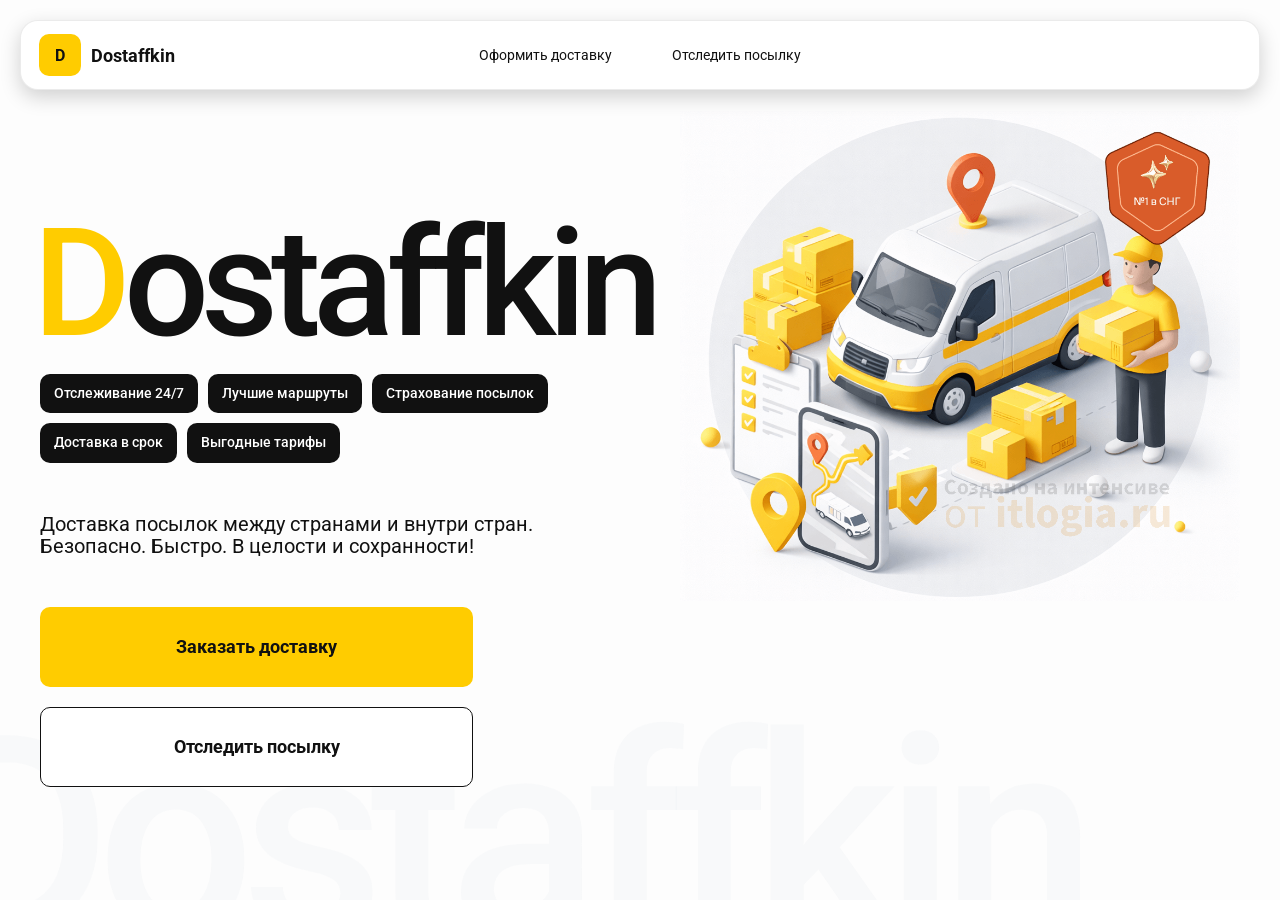
<file: index.html>
<!doctype html>
<html lang="ru">

<head>
    <meta charset="utf-8" />
    <meta name="viewport" content="width=device-width,initial-scale=1,maximum-scale=1,user-scalable=0" />
    <title>Dostaffkin — Доставка посылок между странами и внутри стран. Безопасно. Быстро. В целости и сохранности!
    </title>
    <link rel="stylesheet" href="styles/base.css" />
    <link rel="stylesheet" href="styles/base_adaptive.css" />
    <link rel="stylesheet" href="styles/index.css" />
    <link rel="stylesheet" href="styles/index_adaptive.css" />
</head>

<body>
    <div class="container">
        <header class="header">
            <a class="header-brand" href="#">
                <div class="header-logo">D</div>
                <div class="header-title">Dostaffkin</div>
            </a>
            <nav class="header-menu">
                <a class="header-link" href="./order.html">Оформить <span>доставку</span></a>
                <a class="header-link" href="./track.html">Отследить <span>посылку</span></a>
            </nav>
        </header>

        <main class="main">
            <section class="main-info">
                <div class="main-title">
                    <span>D</span>ostaffkin
                </div>
                <div class="main-features">
                    <div class="main-feature">Отслеживание 24/7</div>
                    <div class="main-feature">Лучшие маршруты</div>
                    <div class="main-feature">Страхование посылок</div>
                    <div class="main-feature">Доставка в срок</div>
                    <div class="main-feature">Выгодные тарифы</div>
                </div>
                <div class="main-description">
                    Доставка посылок между странами и внутри стран.
                    Безопасно. Быстро. В целости и сохранности!
                </div>
                <div class="main-actions">
                    <a class="button" type="button" href="./order.html">Заказать доставку</a>
                    <a class="button button-white" type="button" href="./track.html">Отследить посылку</a>
                </div>
            </section>
            <div class="main-title-ghost">Dostaffkin</div>
            <section class="main-image">
                <img src="images/main-image.png" alt="Main image" />
            </section>
        </main>

    </div>
</body>

</html>
</file>
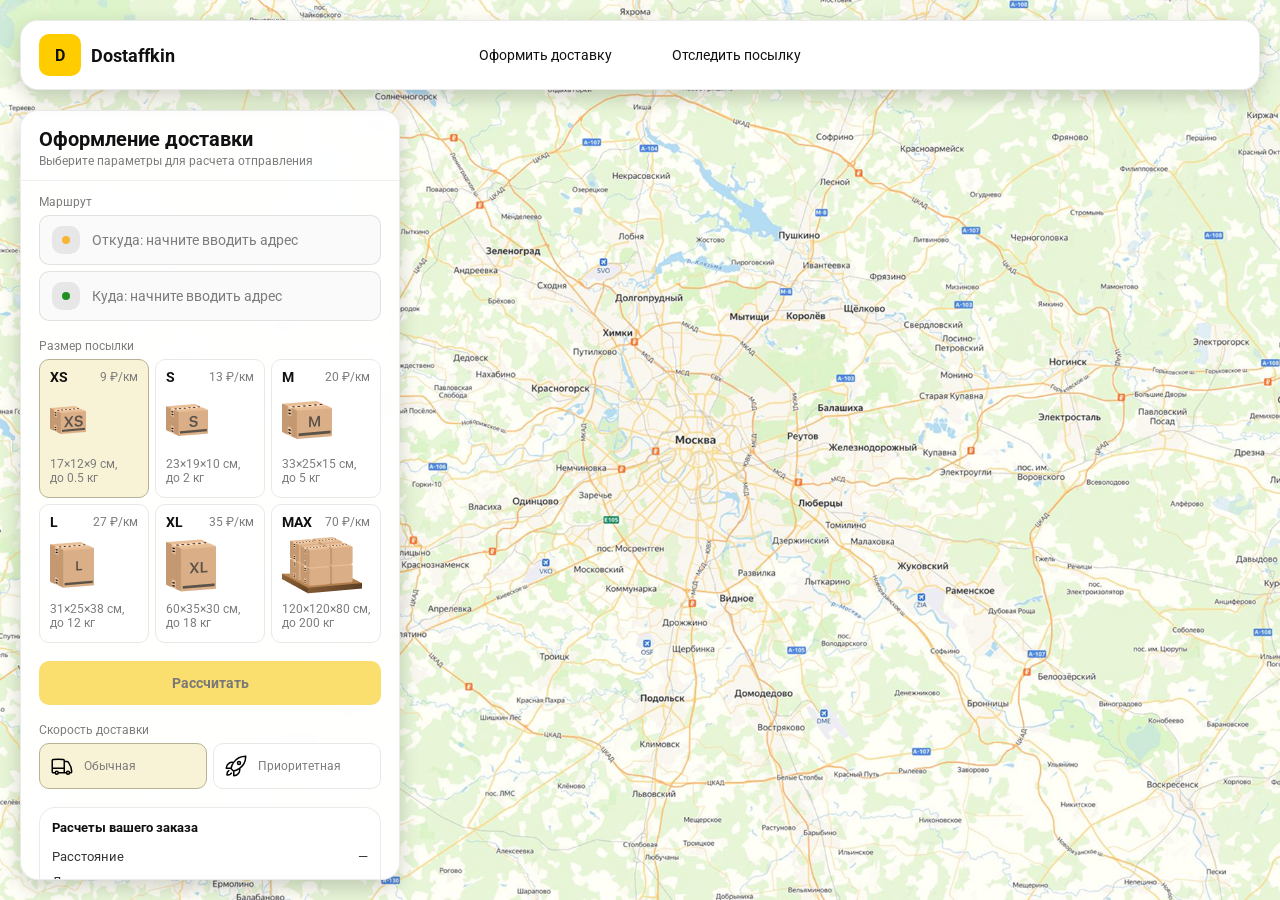
<file: order.html>
<!doctype html>
<html lang="ru">

<head>
    <meta charset="utf-8" />
    <meta name="viewport" content="width=device-width,initial-scale=1,maximum-scale=1,user-scalable=0" />
    <title>Оформление доставки</title>

    <link rel="stylesheet" href="styles/base.css" />
    <link rel="stylesheet" href="styles/base_adaptive.css" />

    <link rel="stylesheet" href="styles/order.css" />
    <link rel="stylesheet" href="styles/order_adaptive.css" />
</head>

<body>
    <div id="map"></div>

    <header class="header">
        <a class="header-brand" href="./index.html">
            <div class="header-logo">D</div>
            <div class="header-title">Dostaffkin</div>
        </a>
        <nav class="header-menu">
            <a class="header-link" href="./order.html">Оформить <span>доставку</span></a>
            <a class="header-link" href="./track.html">Отследить <span>посылку</span></a>
        </nav>
    </header>

    <aside class="main" id="sidebar">
        <div class="main-header">
            <div class="main-title">Оформление доставки</div>
            <div class="main-text">Выберите параметры для расчета отправления</div>
        </div>

        <div class="main-content">
            <div class="main-route">
                <div class="main-block-title">Маршрут</div>

                <div class="main-fields">
                    <div class="main-field" id="fromField">
                        <div class="main-pin"></div>
                        <input id="from" placeholder="Откуда: начните вводить адрес" autocomplete="off" />
                        <div class="main-ac" id="fromAc" role="listbox" aria-label="Подсказки адресов"></div>
                    </div>

                    <div class="main-field" id="toField">
                        <div class="main-pin"></div>
                        <input id="to" placeholder="Куда: начните вводить адрес" autocomplete="off" />
                        <div class="main-ac" id="toAc" role="listbox" aria-label="Подсказки адресов"></div>
                    </div>
                </div>

            </div>

            <div class="main-package">
                <div class="main-block-title">Размер посылки</div>

                <div class="main-sizes">
                    <div class="main-size-card is-active" data-value="xs">
                        <div class="main-size-top">
                            <div class="main-size-label">XS</div>
                            <div class="main-size-rate">9 ₽/км</div>
                        </div>
                        <div class="main-size-media">
                            <img src="images/sizes/xs.png" alt="Короб XS" />
                        </div>
                        <div class="main-size-description">17×12×9 см,<br>до 0.5 кг</div>
                    </div>

                    <div class="main-size-card" data-value="s">
                        <div class="main-size-top">
                            <div class="main-size-label">S</div>
                            <div class="main-size-rate">13 ₽/км</div>
                        </div>
                        <div class="main-size-media">
                            <img src="images/sizes/s.png" alt="Короб S" />
                        </div>
                        <div class="main-size-description">23×19×10 см,<br>до 2 кг</div>
                    </div>

                    <div class="main-size-card" data-value="m">
                        <div class="main-size-top">
                            <div class="main-size-label">M</div>
                            <div class="main-size-rate">20 ₽/км</div>
                        </div>
                        <div class="main-size-media">
                            <img src="images/sizes/m.png" alt="Короб M" />
                        </div>
                        <div class="main-size-description">33×25×15 см,<br>до 5 кг</div>
                    </div>

                    <div class="main-size-card" data-value="l">
                        <div class="main-size-top">
                            <div class="main-size-label">L</div>
                            <div class="main-size-rate">27 ₽/км</div>
                        </div>
                        <div class="main-size-media">
                            <img src="images/sizes/l.png" alt="Короб L" />
                        </div>
                        <div class="main-size-description">31×25×38 см,<br>до 12 кг</div>
                    </div>

                    <div class="main-size-card" data-value="xl">
                        <div class="main-size-top">
                            <div class="main-size-label">XL</div>
                            <div class="main-size-rate">35 ₽/км</div>
                        </div>
                        <div class="main-size-media">
                            <img src="images/sizes/xl.png" alt="Короб XL" />
                        </div>
                        <div class="main-size-description">60×35×30 см,<br>до 18 кг</div>
                    </div>

                    <div class="main-size-card" data-value="max">
                        <div class="main-size-top">
                            <div class="main-size-label">MAX</div>
                            <div class="main-size-rate">70 ₽/км</div>
                        </div>
                        <div class="main-size-media main-size-media-palleta">
                            <img src="images/sizes/max.png" alt="Паллета" />
                        </div>
                        <div class="main-size-description">120×120×80 см,<br>до 200 кг</div>
                    </div>
                </div>
            </div>

            <div class="main-calculate-block">
                <button id="calc" class="button calculate-button" type="button" disabled>Рассчитать</button>
            </div>

            <div class="main-speed">
                <div class="main-block-title">Скорость доставки</div>

                <div class="main-speeds">
                    <div class="main-speed-card is-active" data-value="regular">
                        <img class="main-speed-media" src="images/icons/regular.svg" alt="Regular" />
                        <div class="main-speed-description">Обычная</div>
                    </div>
                    <div class="main-speed-card" data-value="fast">
                        <img class="main-speed-media" src="images/icons/fast.svg" alt="Fast" />
                        <div class="main-speed-description">Приоритетная</div>
                    </div>

                </div>
            </div>

            <div class="main-result" id="result">
                <div class="main-result-title">Расчеты вашего заказа</div>
                <div class="main-result-lines">
                    <div class="main-result-line"><span>Расстояние</span><span id="distanceValue">—</span></div>
                    <div class="main-result-line"><span>Доставим через</span><span id="durationValue">—</span></div>
                    <div class="main-result-line"><span>Тариф</span><span id="rateValue">—</span></div>
                </div>
                <div class="main-price">
                    <div class="main-price-label">Итого</div>
                    <div class="main-price-value" id="totalValue">—</div>
                </div>
            </div>

            <div class="main-order-box">
                <div class="main-order-form" id="orderForm">
                    <div class="main-order-title">Оформление доставки</div>
                    <div class="main-block-info-row">
                        <div class="main-block-title">Контакты</div>
                        <div class="order-fields">
                            <div class="main-field">
                                <input id="customerName" placeholder="Ваше имя" autocomplete="off" />
                            </div>
                            <div class="main-field">
                                <input id="customerPhone" placeholder="Ваш телефон" autocomplete="off"
                                    inputmode="tel" />
                            </div>
                        </div>
                    </div>
                    <div class="main-block-info-row extra-info">
                        <div class="main-block-title">Дополнительная информация</div>
                        <div class="main-field textarea">
                            <textarea id="comment" placeholder="Детали доставки и комментарии"></textarea>
                        </div>
                    </div>
                    <button id="submit" class="button main-submit-request" type="button" disabled>Отправить
                        заявку
                    </button>
                </div>

                <div class="main-order-success" id="orderSuccess">
                    <div class="main-success-icon">✓</div>
                    <div class="main-success-title">Заявка отправлена!</div>
                    <div class="main-success-title">Номер отправления – <span id="orderId"></span></div>
                    <div class="main-success-subtitle">Мы скоро свяжемся с вами</div>
                </div>
            </div>

        </div>
    </aside>
</body>

</html>
</file>
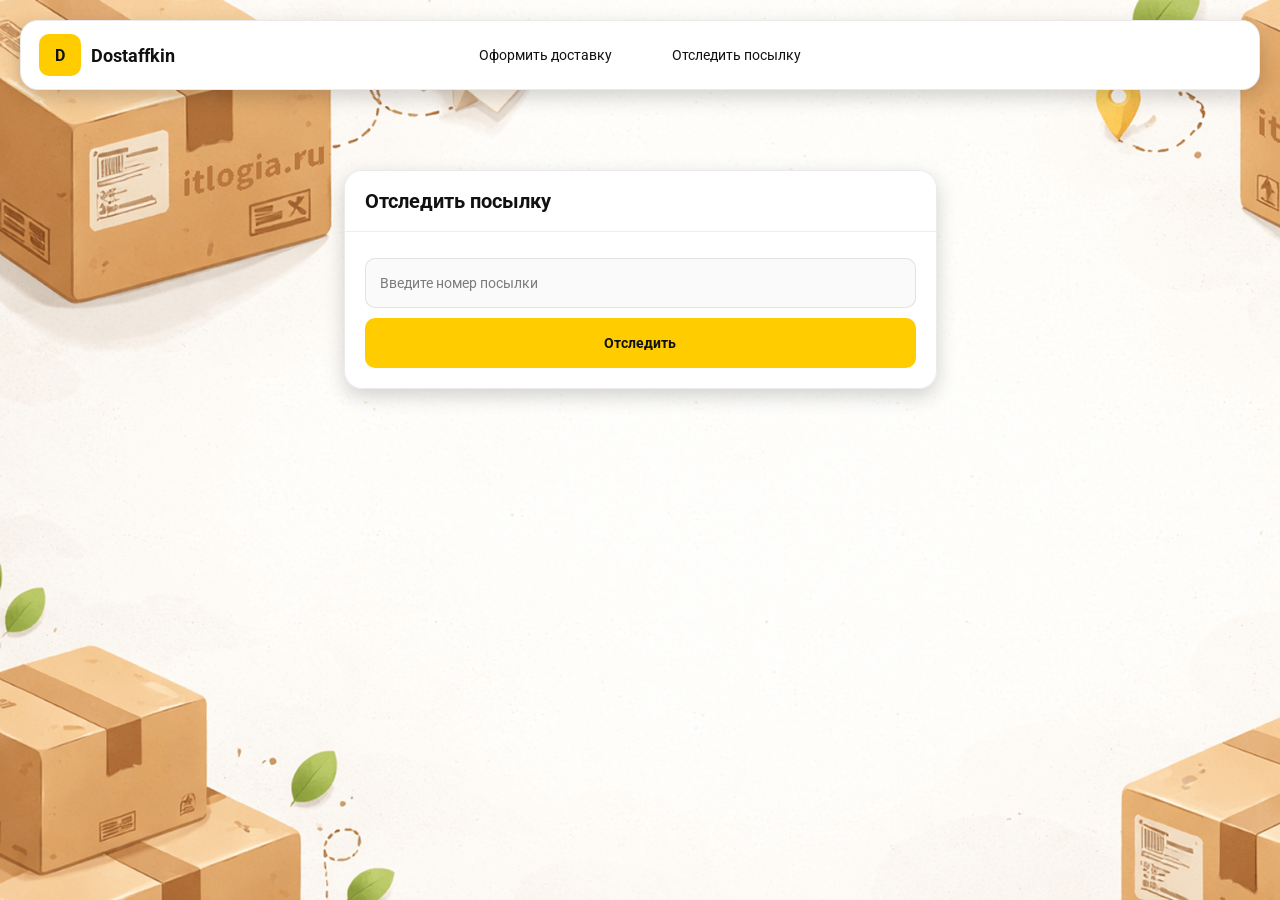
<file: track.html>
<!doctype html>
<html lang="ru">

<head>
    <meta charset="utf-8" />
    <meta name="viewport" content="width=device-width,initial-scale=1,maximum-scale=1,user-scalable=0" />
    <title>Отследить посылку</title>
    <link rel="stylesheet" href="styles/base.css" />
    <link rel="stylesheet" href="styles/base_adaptive.css" />

    <link rel="stylesheet" href="styles/track.css" />
    <link rel="stylesheet" href="styles/track_adaptive.css" />
</head>

<body>
    <div class="container">
        <header class="header">
            <a class="header-brand" href="./index.html">
                <div class="header-logo">D</div>
                <div class="header-title">Dostaffkin</div>
            </a>
            <nav class="header-menu">
                <a class="header-link" href="./order.html">Оформить <span>доставку</span></a>
                <a class="header-link" href="./track.html">Отследить <span>посылку</span></a>
            </nav>
        </header>


        <main class="track-content">
            <section class="track-card track-search">
                <div class="track-title">Отследить посылку</div>
                <div class="track-action">
                    <div class="main-field track-field">
                        <input id="trackNumber" placeholder="Введите номер посылки" autocomplete="off" />
                    </div>
                    <button id="trackButton" class="button track-button" type="button">Отследить</button>
                </div>
            </section>

            <section class="track-card track-result" id="trackResult">
                <div class="track-result-header">
                    <div class="track-id" id="trackIdValue"></div>
                    <div class="track-routes">
                        <div class="track-route">
                            <div class="track-route-pin">
                                <svg xmlns="http://www.w3.org/2000/svg" fill="none" viewBox="0 0 24 24"
                                    stroke-width="1.5" stroke="orange" class="size-6">
                                    <path stroke-linecap="round" stroke-linejoin="round"
                                        d="M15 10.5a3 3 0 1 1-6 0 3 3 0 0 1 6 0Z" />
                                    <path stroke-linecap="round" stroke-linejoin="round"
                                        d="M19.5 10.5c0 7.142-7.5 11.25-7.5 11.25S4.5 17.642 4.5 10.5a7.5 7.5 0 1 1 15 0Z" />
                                </svg>
                            </div>
                            <div class="track-route-address" id="trackFromValue">
                                Откуда: Москва, улица Арбат, 1
                            </div>
                        </div>
                        <div class="track-route track-route-arrow">
                            <svg xmlns="http://www.w3.org/2000/svg" fill="none" viewBox="0 0 24 24" stroke-width="1.5"
                                stroke="currentColor" class="size-6">
                                <path stroke-linecap="round" stroke-linejoin="round"
                                    d="M19.5 13.5 12 21m0 0-7.5-7.5M12 21V3" />
                            </svg>
                        </div>
                        <div class="track-route">
                            <div class="track-route-pin">
                                <svg xmlns="http://www.w3.org/2000/svg" fill="none" viewBox="0 0 24 24"
                                    stroke-width="1.5" stroke="green" class="size-6">
                                    <path stroke-linecap="round" stroke-linejoin="round"
                                        d="M15 10.5a3 3 0 1 1-6 0 3 3 0 0 1 6 0Z" />
                                    <path stroke-linecap="round" stroke-linejoin="round"
                                        d="M19.5 10.5c0 7.142-7.5 11.25-7.5 11.25S4.5 17.642 4.5 10.5a7.5 7.5 0 1 1 15 0Z" />
                                </svg>
                            </div>
                            <div class="track-route-address" id="trackToValue">
                                Куда: Минск, проспект Независимости, 58
                            </div>
                        </div>
                    </div>
                </div>
                <div class="track-info">
                    <div class="track-status-title">Статус данной посылки:</div>
                    <div class="track-status-list" id="trackStatusList">


                        <div class="track-status created">
                            <img src="images/icons/created.svg" class="track-status-icon" alt="Created">
                            <div class="track-status-text">
                                <div class="track-status-text-state">Создан</div>
                                <div class="track-status-text-date">10.01.2026</div>
                            </div>
                        </div>

                        <div class="track-status in-way">
                            <img src="images/icons/in-way.svg" class="track-status-icon" alt="In way">
                            <div class="track-status-text">
                                <div class="track-status-text-state">В пути: Москва</div>
                                <div class="track-status-text-date">18.01.2026</div>
                            </div>
                        </div>

                        <div class="track-status ready">
                            <img src="images/icons/ready.svg" class="track-status-icon" alt="Ready">
                            <div class="track-status-text">
                                <div class="track-status-text-state">Готов к выдаче</div>
                                <div class="track-status-text-date">25.01.2026</div>
                            </div>
                        </div>

                        <div class="track-status done">
                            <img src="images/icons/done.svg" class="track-status-icon" alt="Done">
                            <div class="track-status-text">
                                <div class="track-status-text-state">Вручен</div>
                                <div class="track-status-text-date">27.01.2026</div>
                            </div>
                        </div>

                    </div>
                </div>
            </section>
        </main>


    </div>
</body>

</html>
</file>
<file: styles/base.css>
*, *::before, *::after {
    box-sizing: border-box;
}

@font-face {
    font-family: "Roboto";
    src: url("../fonts/Roboto-Regular.ttf");
    font-weight: normal;
}

@font-face {
    font-family: "Roboto";
    src: url("../fonts/Roboto-Bold.ttf");
    font-weight: bold;
}

@font-face {
    font-family: "Roboto";
    src: url("../fonts/Roboto-Medium.ttf");
    font-weight: 500;
}


html, body {
    margin: 0;
    color: #111111;
    font-family: "Roboto", sans-serif;
}

body {
    background: #FDFDFD;
}


.header {
    border-radius: 18px;
    box-shadow: 0 7px 20px 0 #0000002E;
    backdrop-filter: blur(10px);
    background: #ffffff;
    left: 20px;
    border: 1px solid rgba(0, 0, 0, 0.08);
    position: fixed;
    right: 20px;
    top: 20px;
    padding: 14px 18px;
    height: 70px;
    display: flex;
    align-items: center;
    z-index: 6;
}

.header-brand {
    display: flex;
    align-items: center;
    text-decoration: none;
    gap: 10px;
}

.header-logo {
    width: 42px;
    height: 42px;
    border-radius: 10px;
    background: #FFCC00;
    display: grid;
    place-items: center;
    font-weight: bold;
    color: #111;
}

.header-title {
    font-size: 18px;
    font-weight: bold;
    color: #111111;
    text-decoration: none;
}

.header-menu {
    display: flex;
    align-items: center;
    gap: 60px;
    margin: 0;
    position: absolute;
    left: 50%;
    transform: translateX(-50%);
}

.header-link {
    font-size: 14px;
    color: #111111;
    text-decoration: none;
}
.button {
    border: 0;
    outline: none;
    height: 44px;
    border-radius: 10px;
    font-size: 14px;
    font-weight: bold;
    cursor: pointer;
    font-family: inherit;
    transition: transform .08s ease, opacity .12s ease;
    background: #ffcc00;
    color: #111111;
    text-align: center;
    text-decoration: none;
}

.button:hover {
    background-color: #E5BC19;
}

.button:disabled {
    cursor: not-allowed;
    background-color: #FADE6E;
    color: #787878;
    transform: none;
}

.button.button-white {
    background: #ffffff;
    border: 1px solid #111111;
}

.button.button-white:hover {
    background: rgb(241 241 241);
}

.main-field {
    display: flex;
    align-items: center;
    margin-top: 6px;
    gap: 10px;
    border: 1px solid #1111111A;
    background: #FAFAFA;
    border-radius: 10px;
    padding: 10px 12px;
    position: relative;
    box-sizing: border-box;
    height: 50px;
}

.main-field.textarea {
    height: auto;
}

.main-pin {
    width: 28px;
    height: 28px;
    border-radius: 10px;
    background: rgba(17, 17, 17, 0.08);
    display: grid;
    place-items: center;
    flex: 0 0 auto;
    position: relative;
}

.main-pin::before {
    content: "";
    width: 8px;
    height: 8px;
    border-radius: 999px;
    background: orange;
    opacity: .75;
    display: block;
}

.main-field:last-child .main-pin::before {
    background: green;
    opacity: .85;
}

input, textarea {
    width: 100%;
    border: 0;
    outline: none;
    background: transparent;
    font-size: 14px;
    color: #111111;
    font-family: inherit;
}

textarea {
    resize: vertical;
    min-height: 72px;
    padding: 2px 0;
}

input::placeholder, textarea::placeholder {
    color: #7C7C7C;
}

.main-field:focus-within {
    border-color: rgba(0, 0, 0, 0.20);
    box-shadow: 0 0 0 4px rgba(255, 204, 0, 0.35);
    background: rgba(255, 255, 255, 0.75);
}
</file>
<file: styles/base_adaptive.css>
@media (max-width: 767px) {
    .header {
        left: 10px;
        right: 10px;
        top: 10px;
    }

    .header-link span {
        display: none;
    }

    .header-menu {
        gap: 20px;
        justify-content: flex-start;
        margin: 0 0 0 30px;
        position: static;
        transform: none;
    }
}

@media (max-width: 420px) {
    .header-title {
        display: none;
    }
}

@media (max-width: 374px) {
    .header-menu {
        gap: 10px;
        margin: 0 0 0 10px;
    }
}
</file>
<file: styles/index.css>
.container {
    overflow: hidden;
    min-height: 100vh;
}
.main {
    padding: 111px 40px 40px;
    position: relative;
    display: flex;
}
.main-info {
    max-width: 840px;
    width: 100%;
    position: relative;
}
.main-title {
    margin-top: 98px;
    font-weight: 500;
    font-size: 200px;
    line-height: 1;
    letter-spacing: -0.05em;
    color: #111111;
    left: -15px;
    position: relative;
}

.main-title span {
    color: #ffcc00;
}
.main-features {
    margin-top: 15px;
    display: flex;
    flex-wrap: wrap;
    gap: 10px;
}

.main-feature {
    background: #111111;
    color: #ffffff;
    padding: 12px 14px;
    font-weight: 500;
    font-size: 14px;
    line-height: 1.1;
    border-radius: 10px;
}
.main-description {
    margin-top: 50px;
    max-width: 500px;
    font-size: 20px;
    line-height: 1.1;
    color: #111111;
}
.main-actions {
    margin-top: 50px;
    display: flex;
    flex-direction: column;
    gap: 20px;
}

.main-actions .button {
    height: 80px;
    width: 433px;
    font-size: 18px;
    font-weight: bold;
    place-items: center;
    display: grid;
}
.main-title-ghost {
    position: absolute;
    z-index: -1;
    left: -70px;
    bottom: -150px;
    font-weight: 500;
    font-size: 278px;
    line-height: 1;
    letter-spacing: -0.05em;
    color: #ECEDF04D;
}
.main-image {
    width: 1024px;
    top: 100px;
    z-index: -2;
}

.main-image img {
    width: 100%;
    max-width: 1024px;
    height: auto;
    display: block;
}
</file>
<file: styles/index_adaptive.css>
@media (max-width: 1760px) {
    .main-title {
        font-size: 150px;
        left: -7px;
    }

    .main-info {
        max-width: 640px;
    }
}
@media (max-width: 1200px) {
    .main-info {
        max-width: 540px;
    }

    .main {
        padding: 111px 20px 20px;
    }

    .main-title {
        font-size: 120px;
        left: -4px;
    }

    .main-title-ghost {
        font-size: 220px;
    }
}
@media (max-width: 1024px) {
    .main-title {
        margin-top: 30px;
    }

    .main {
        flex-direction: column-reverse;
    }

    .main-image {
        max-width: 350px;
        position: absolute;
        left: 370px;
        top: 370px;
    }

    .main-info {
        max-width: 100%;
    }

    .main-actions {
        gap: 10px;
    }

    .main-actions .button {
        height: 50px;
        font-size: 14px;
        width: auto;
        max-width: 300px;
    }

    .main-description {
        max-width: 350px;
    }
}
@media (max-width: 570px) {
    .main-title {
        font-size: 88px;
    }

    .main-description {
        max-width: 100%
    }

    .main-actions {
       width: 100%;
    }

    .main-actions .button {
        width: 100%;
        max-width: 100%
    }

    .main-image {
        max-width: 650px;
        position: absolute;
        left: 170px;
        top: 70px;
        opacity: 0.2;
    }
}
@media (max-width: 400px) {
    .main-title {
        font-size: 70px;
    }
}
</file>
<file: styles/order.css>
#map {
    background-image: url("../images/order-bg.png");
    background-size: cover;
    position: fixed;
    inset: 0;
}

.main {
    border-radius: 18px;
    box-shadow: 0 7px 20px 0 #0000002E;
    backdrop-filter: blur(10px);
    background: rgba(255, 255, 255, 0.96);
    left: 20px;
    border: 1px solid rgba(0, 0, 0, 0.08);
    position: fixed;
    top: 110px;
    bottom: 20px;
    width: 380px;
    display: flex;
    flex-direction: column;
    overflow: hidden;
    z-index: 5;
}

.main-header {
    padding: 18px 18px 12px 18px;
    border-bottom: 1px solid rgba(0, 0, 0, 0.06);
    display: flex;
    flex-direction: column;
}

.main-title {
    font-size: 20px;
    line-height: 100%;
    font-weight: bold;
}

.main-text {
    font-size: 12px;
    margin-top: 5px;
    color: #7C7C7C;
}

.main-content {
    padding: 14px 18px 18px 18px;
    overflow: auto;
    scrollbar-width: none;
    display: flex;
    flex-direction: column;
    gap: 18px;
    flex: 1;
}

.main-block-title {
    font-size: 12px;
    color: #7C7C7C;
}

.main-route .main-block-title,
.main-package .main-block-title {
    margin-bottom: 6px;
}

.main-sizes {
    display: grid;
    gap: 6px;
    grid-template-columns: repeat(3, 1fr);
}

.main-size-card {
    border: 1px solid #E8E8E7;
    background: #FFFFFF;
    border-radius: 10px;
    padding: 10px;
    cursor: pointer;
    user-select: none;
    transition: transform .08s ease, border-color .12s ease, background .12s ease;
    min-height: 139px;
}

.main-size-card:hover {
    transform: translateY(-1px);
}

.main-size-card.is-active {
    background-color: #F8F2D6;
    border-color: #B7B196;
}

.main-size-top {
    display: flex;
    align-items: center;
    justify-content: space-between;
}

.main-size-label {
    font-weight: bold;
    font-size: 14px;
    color: #111111;
    line-height: 100%;
}

.main-size-rate {
    font-size: 12px;
    color: #7C7C7C;
    line-height: 100%;
}

.main-size-media {
    margin-top: 8px;
    height: 57px;
}

.main-size-description {
    margin-top: 8px;
    font-size: 12px;
    color: #7C7C7C;
    line-height: 1.2;
}

.calculate-button {
    width: 100%;
}

.main-result {
    border: 1px solid rgba(0, 0, 0, 0.08);
    background: rgba(255, 255, 255, 0.75);
    border-radius: 16px;
    padding: 12px;
    line-height: 1.25;
}

.main-result-title {
    font-weight: bold;
    font-size: 13px;
    color: #111111;
    margin-bottom: 13px;
}

.main-result-lines {
    gap: 8px;
    display: flex;
    flex-direction: column;
}

.main-result-line {
    font-size: 13px;
    color: rgba(17, 17, 17, 0.85);
    display: flex;
    justify-content: space-between;
}

.main-price {
    margin-top: 18px;
    padding-top: 10px;
    border-top: 1px dashed rgba(0, 0, 0, 0.12);
    display: flex;
    align-items: baseline;
    justify-content: space-between;
}

.main-price-label {
    font-size: 12px;
    color: rgba(17, 17, 17, 0.55);
}

.main-price-value {
    font-size: 20px;
    font-weight: bold;
    color: #111111;
    letter-spacing: -0.3px;
}

.main-order-box {
    background: #ffffff;
    border: 1px solid #E8E8E7;
    border-radius: 10px;
    padding: 12px;
}

.main-order-title {
    margin-bottom: 8px;
    font-weight: bold;
    font-size: 14px;
    color: #111111;
}

.main-block-info {
    display: flex;
    flex-direction: column;
    gap: 6px;
}

.order-fields {
    display: grid;
    grid-template-columns: 1fr 1fr;
    column-gap: 10px;
    margin-top: 6px;
}

.main-block-info-row.extra-info {
    display: block;
    margin-top: 13px;
}

.main-submit-request {
    width: 100%;
    margin-top: 6px;
}

.main-order-success {
    display: none;
    text-align: center;
    padding: 22px 12px;
    gap: 12px;
}

.main-order-success.is-visible {
    display: flex;
    flex-direction: column;
    align-items: center;
}

.main-success-icon {
    width: 56px;
    height: 56px;
    border-radius: 50%;
    background: #16a34a;
    color: #ffffff;
    display: grid;
    place-items: center;
    font-size: 30px;
}

.main-success-title {
    font-size: 14px;
    font-weight: bold;
    color: #111111;
}

.main-success-subtitle {
    font-size: 12px;
    color: rgba(17, 17, 17, 0.55);
    line-height: 1.3;
}

.main-speed .main-block-title {
    margin-bottom: 6px;
}

.main-speeds {
    display: grid;
    gap: 6px;
    grid-template-columns: repeat(2, 1fr);
}

.main-speed-card {
    border: 1px solid #E8E8E7;
    background: #FFFFFF;
    border-radius: 10px;
    padding: 10px;
    cursor: pointer;
    user-select: none;
    transition: transform .08s ease, border-color .12s ease, background .12s ease;
    display: flex;
    align-items: center;
    gap: 10px;
}

.main-speed-card:hover {
    transform: translateY(-1px);
}

.main-speed-card.is-active {
    background-color: #F8F2D6;
    border-color: #B7B196;
}

.main-speed-description {
    font-size: 12px;
    color: #7C7C7C;
    line-height: 1.2;
}
</file>
<file: styles/order_adaptive.css>
@media (max-width: 767px) {
    .main {
        left: 10px;
        right: 10px;
        top: 50%;
        bottom: 12px;
        width: auto;
        max-width: none;
    }
}

@media (max-width: 420px) {
    .main-sizes {
        grid-template-columns: repeat(2, 1fr);
    }
}
</file>
<file: styles/track.css>
.container {
    background: #F4F4F4 url("../images/track-bg.png");
    background-size: cover;
    min-height: 100vh;
    padding: 170px 0 50px 0;
}

.track-content {
    width: 593px;
    margin: 0 auto;
}

.track-card {
    width: 100%;
    border-radius: 18px;
    box-shadow: 0 7px 20px 0 #0000002E;
    backdrop-filter: blur(10px);
    background: rgba(255, 255, 255, 0.96);
    border: 1px solid rgba(0, 0, 0, 0.08);
}

.track-title {
    font-size: 20px;
    line-height: 100%;
    font-weight: bold;
    border-bottom: 1px solid #EEEEEE;
    padding: 20px;
}

.track-action {
    padding: 20px;
}

.track-button {
    width: 100%;
    height: 50px;
}

.track-field {
    margin-bottom: 10px;
}

.track-result {
    margin-top: 5px;
    display: none;
}

.track-result.is-visible {
    display: block;
}

.track-result-header {
    font-weight: bold;
    font-size: 14px;
    color: #111111;
    padding: 20px;
    border-bottom: 1px solid #EEEEEE;
}

.track-id {
    margin-bottom: 12px;
    font-size: 20px;
}

.track-routes {
    display: flex;
    flex-direction: column;
    gap: 10px;
    font-weight: normal;
}

.track-route {
    display: flex;
    align-items: center;
    gap: 10px;
}

.track-route-pin {
    width: 24px;
    height: 24px;
    flex-shrink: 0;
}

.track-route-arrow {
    padding: 15px 0;
    width: 24px;
    height: 24px;
}

.track-info {
    padding: 20px;
}

.track-status {
    display: flex;
    align-items: center;
    font-size: 12px;
    gap: 10px;
}

.track-status-title {
    font-size: 14px;
    color: #111111;
    margin-bottom: 20px;
}

.track-status-list {
    display: flex;
    flex-direction: column;
    gap: 15px;
}

.track-status-icon {
    width: 40px;
    height: 40px;
    border-radius: 50%;
    background: rgba(17, 17, 17, 0.08);
    display: grid;
    place-items: center;
    flex: 0 0 auto;
}

.track-status.created .track-status-icon {
    background-color: #F1CB00;
}

.track-status.in-way .track-status-icon {
    background-color: #F08A11;
}

.track-status.ready .track-status-icon {
    background-color: #A35D0A;
}

.track-status.done .track-status-icon {
    background-color: #37C93B;
}

.track-status-text {
    display: flex;
    align-items: center;
    justify-content: space-between;
    color: #111111;
    font-size: 12px;
    flex: 1;
}

.track-status-date {
    color: rgba(17, 17, 17, 0.55);
}
</file>
<file: styles/track_adaptive.css>
@media (max-width: 767px) {
    .container {
        padding: 130px 0 50px 0;
    }

    .track-content {
        width: 100%;
        padding-left: 10px;
        padding-right: 10px;
    }

    .track-result-header {
        padding: 20px;
    }
}
</file>
